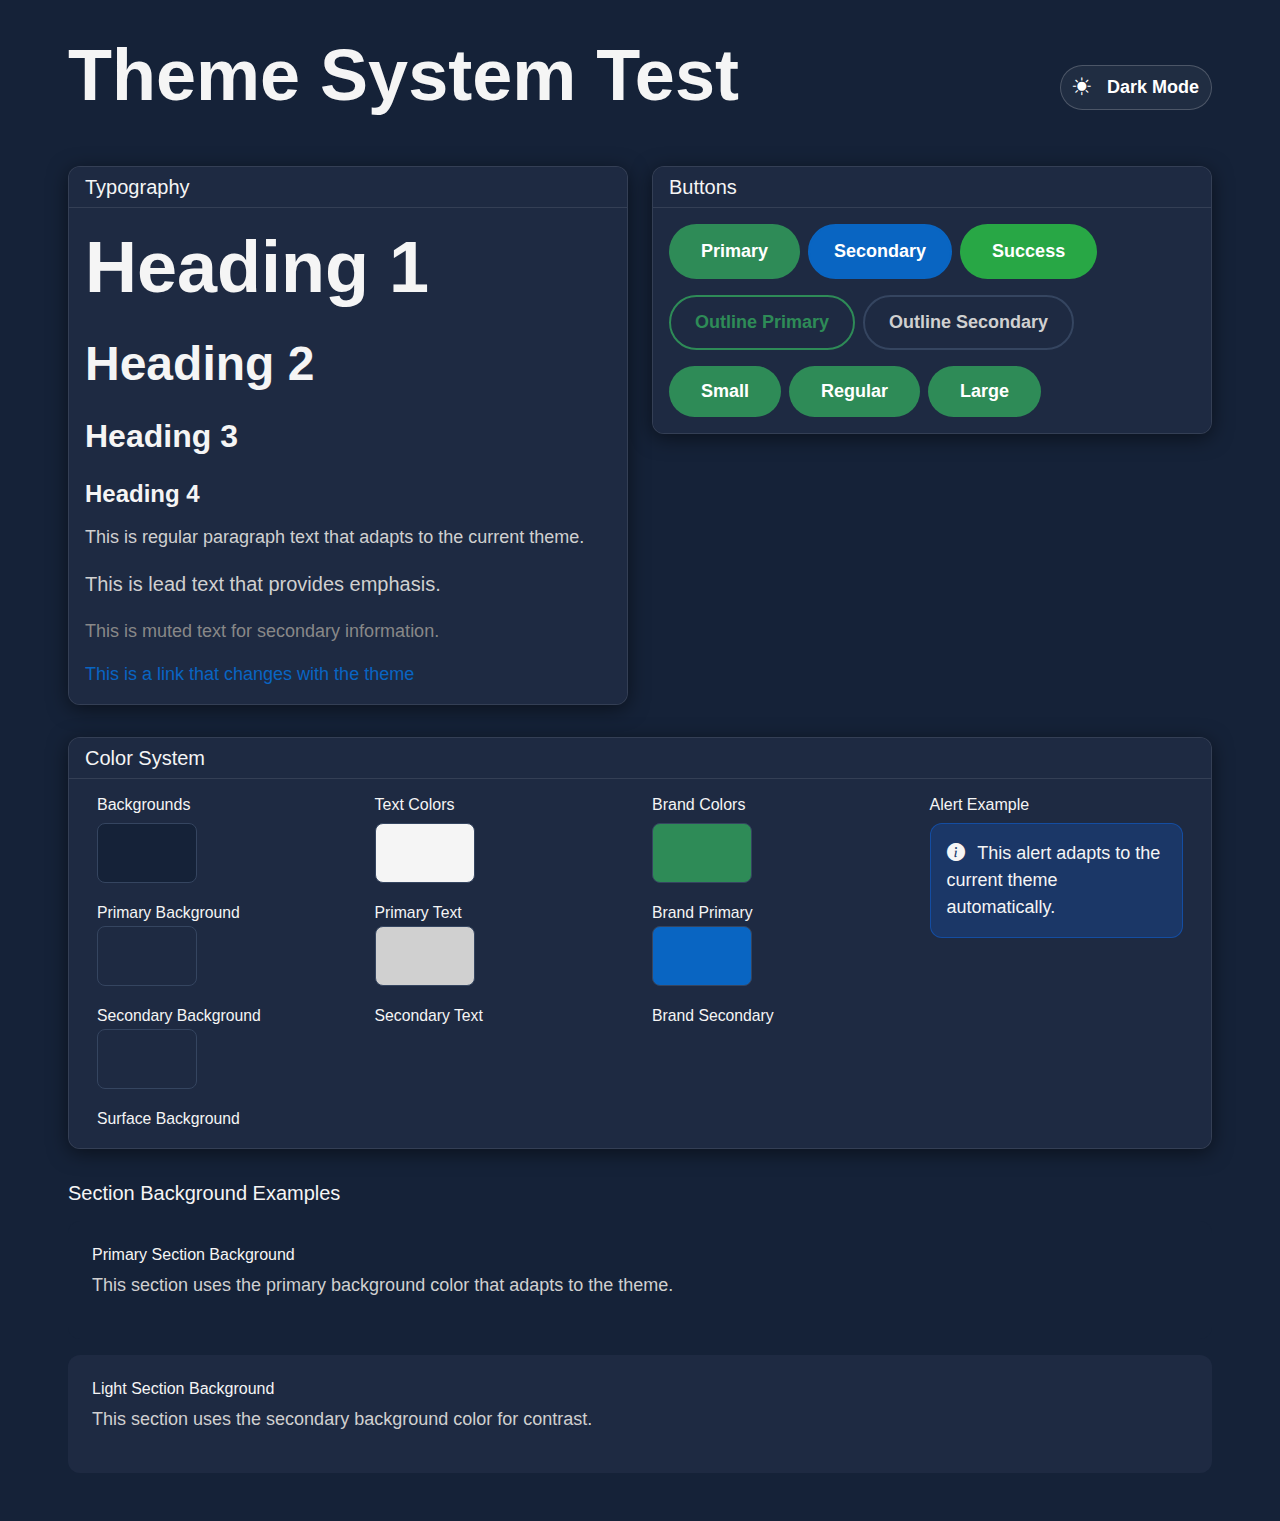
<file: theme-test.html>
<!DOCTYPE html>
<html lang="en">
<head>
    <meta charset="UTF-8">
    <meta name="viewport" content="width=device-width, initial-scale=1.0">
    <title>Theme Test - Gjenge Earth Foundation</title>
    
    <!-- Bootstrap CSS -->
    <link href="https://cdn.jsdelivr.net/npm/bootstrap@5.3.0/dist/css/bootstrap.min.css" rel="stylesheet">
    <link href="https://cdn.jsdelivr.net/npm/bootstrap-icons@1.10.5/font/bootstrap-icons.css" rel="stylesheet">
    
    <!-- Our Styles -->
    <link rel="stylesheet" href="styles/main.css">
    
    <script>
        // Theme initialization
        (function() {
            const savedTheme = localStorage.getItem('theme') || 'dark';
            document.documentElement.setAttribute('data-bs-theme', savedTheme);
        })();
    </script>
    
    <style>
        body {
            min-height: 100vh;
            padding: 2rem 0;
        }
        
        .theme-demo-card {
            margin-bottom: 2rem;
        }
        
        .color-swatch {
            width: 100px;
            height: 60px;
            border-radius: var(--border-radius-sm);
            border: 1px solid var(--border-color);
            margin-bottom: 1rem;
        }
        
        .bg-primary-demo { background-color: var(--bg-primary); }
        .bg-secondary-demo { background-color: var(--bg-secondary); }
        .bg-surface-demo { background-color: var(--bg-surface); }
        .text-primary-demo { background-color: var(--text-primary); }
        .text-secondary-demo { background-color: var(--text-secondary); }
        .brand-primary-demo { background-color: var(--brand-primary); }
        .brand-secondary-demo { background-color: var(--brand-secondary); }
    </style>
</head>
<body>
    <div class="container">
        <div class="row">
            <div class="col-12">
                <div class="d-flex justify-content-between align-items-center mb-4">
                    <h1>Theme System Test</h1>
                    <button class="btn btn-outline-secondary" id="themeToggle" title="Toggle theme">
                        <i class="bi bi-sun-fill" id="themeIcon"></i>
                        <span class="ms-2" id="themeText">Dark Mode</span>
                    </button>
                </div>
            </div>
        </div>
        
        <div class="row">
            <!-- Typography Section -->
            <div class="col-md-6">
                <div class="card theme-demo-card">
                    <div class="card-header">
                        <h5 class="mb-0">Typography</h5>
                    </div>
                    <div class="card-body">
                        <h1>Heading 1</h1>
                        <h2>Heading 2</h2>
                        <h3>Heading 3</h3>
                        <h4>Heading 4</h4>
                        <p>This is regular paragraph text that adapts to the current theme.</p>
                        <p class="lead">This is lead text that provides emphasis.</p>
                        <p class="text-muted">This is muted text for secondary information.</p>
                        <a href="#">This is a link that changes with the theme</a>
                    </div>
                </div>
            </div>
            
            <!-- Buttons Section -->
            <div class="col-md-6">
                <div class="card theme-demo-card">
                    <div class="card-header">
                        <h5 class="mb-0">Buttons</h5>
                    </div>
                    <div class="card-body">
                        <div class="d-flex flex-wrap gap-2 mb-3">
                            <button class="btn btn-primary">Primary</button>
                            <button class="btn btn-secondary">Secondary</button>
                            <button class="btn btn-success">Success</button>
                        </div>
                        <div class="d-flex flex-wrap gap-2 mb-3">
                            <button class="btn btn-outline-primary">Outline Primary</button>
                            <button class="btn btn-outline-secondary">Outline Secondary</button>
                        </div>
                        <div class="d-flex flex-wrap gap-2">
                            <button class="btn btn-primary btn-sm">Small</button>
                            <button class="btn btn-primary">Regular</button>
                            <button class="btn btn-primary btn-lg">Large</button>
                        </div>
                    </div>
                </div>
            </div>
        </div>
        
        <div class="row">
            <!-- Color Swatches -->
            <div class="col-12">
                <div class="card theme-demo-card">
                    <div class="card-header">
                        <h5 class="mb-0">Color System</h5>
                    </div>
                    <div class="card-body">
                        <div class="row">
                            <div class="col-md-3">
                                <h6>Backgrounds</h6>
                                <div class="color-swatch bg-primary-demo"></div>
                                <small>Primary Background</small>
                                
                                <div class="color-swatch bg-secondary-demo"></div>
                                <small>Secondary Background</small>
                                
                                <div class="color-swatch bg-surface-demo"></div>
                                <small>Surface Background</small>
                            </div>
                            <div class="col-md-3">
                                <h6>Text Colors</h6>
                                <div class="color-swatch text-primary-demo"></div>
                                <small>Primary Text</small>
                                
                                <div class="color-swatch text-secondary-demo"></div>
                                <small>Secondary Text</small>
                            </div>
                            <div class="col-md-3">
                                <h6>Brand Colors</h6>
                                <div class="color-swatch brand-primary-demo"></div>
                                <small>Brand Primary</small>
                                
                                <div class="color-swatch brand-secondary-demo"></div>
                                <small>Brand Secondary</small>
                            </div>
                            <div class="col-md-3">
                                <h6>Alert Example</h6>
                                <div class="alert alert-info">
                                    <i class="bi bi-info-circle-fill me-2"></i>
                                    This alert adapts to the current theme automatically.
                                </div>
                            </div>
                        </div>
                    </div>
                </div>
            </div>
        </div>
        
        <div class="row">
            <!-- Different Section Backgrounds -->
            <div class="col-12">
                <h5 class="mb-3">Section Background Examples</h5>
                
                <div class="section-primary p-4 mb-3" style="border-radius: var(--border-radius);">
                    <h6>Primary Section Background</h6>
                    <p>This section uses the primary background color that adapts to the theme.</p>
                </div>
                
                <div class="section-light p-4 mb-3" style="border-radius: var(--border-radius);">
                    <h6>Light Section Background</h6>
                    <p>This section uses the secondary background color for contrast.</p>
                </div>
            </div>
        </div>
    </div>

    <!-- Bootstrap JS -->
    <script src="https://cdn.jsdelivr.net/npm/bootstrap@5.3.0/dist/js/bootstrap.bundle.min.js"></script>
    
    <script>
        // Theme toggle functionality
        document.addEventListener('DOMContentLoaded', function() {
            const themeToggle = document.getElementById('themeToggle');
            const themeIcon = document.getElementById('themeIcon');
            const themeText = document.getElementById('themeText');
            
            // Check for saved theme or default to dark
            const savedTheme = localStorage.getItem('theme') || 'dark';
            setTheme(savedTheme);
            
            themeToggle.addEventListener('click', function() {
                const currentTheme = document.documentElement.getAttribute('data-bs-theme');
                const newTheme = currentTheme === 'dark' ? 'light' : 'dark';
                setTheme(newTheme);
                localStorage.setItem('theme', newTheme);
            });

            function setTheme(theme) {
                document.documentElement.setAttribute('data-bs-theme', theme);
                
                // Update theme icon and text
                if (theme === 'light') {
                    themeIcon.className = 'bi bi-moon-fill';
                    themeText.textContent = 'Light Mode';
                } else {
                    themeIcon.className = 'bi bi-sun-fill';
                    themeText.textContent = 'Dark Mode';
                }
            }
        });
    </script>
</body>
</html>
</file>
<file: styles/main.css>
/* 1. CSS Reset & Base */
* {
    margin: 0;
    padding: 0;
    box-sizing: border-box;
}

html, body {
    width: 100%;
    max-width: 100vw;
    overflow-x: hidden;
}

/* 2. Global CSS Variables - Theme System */
:root {
    /* Brand Colors - Theme Independent */
    --brand-primary: #2E8B57;
    --brand-secondary: #0965c2;
    --brand-accent: #20c997;
    --brand-warning: #ffc107;
    --brand-danger: #dc3545;
    --brand-success: #28a745;
    --brand-info: #17a2b8;
    
    /* Layout & Spacing */
    --container-width: 1200px;
    --container-padding: 1rem;
    --border-radius: 12px;
    --border-radius-sm: 8px;
    --border-radius-lg: 16px;
    --nav-height: 70px;
    --nav-padding: 1.5rem;
    --section-padding: 5rem 0;
    --section-padding-sm: 3rem 0;
    
    /* Effects & Animations */
    --transition-speed: 0.3s ease;
    --transition-fast: 0.15s ease;
    --transition-slow: 0.5s ease;
    --transition-bounce: 0.3s cubic-bezier(0.175, 0.885, 0.32, 1.275);
    --blur-amount: 10px;
    
    /* Typography */
    --font-base: 'Poppins', sans-serif;
    --font-weight-normal: 400;
    --font-weight-medium: 500;
    --font-weight-semibold: 600;
    --font-weight-bold: 700;
    --h1-size: clamp(2.5rem, 6vw, 4.5rem);
    --h2-size: clamp(2rem, 4vw, 3rem);
    --h3-size: clamp(1.5rem, 3vw, 2rem);
    --h4-size: clamp(1.25rem, 2.5vw, 1.5rem);
    --text-base: clamp(1rem, 2vw, 1.125rem);
    --text-sm: 0.875rem;
    --text-xs: 0.75rem;
    --line-height-tight: 1.2;
    --line-height-normal: 1.5;
    --line-height-relaxed: 1.75;
    
    /* Z-Index Scale */
    --z-dropdown: 1000;
    --z-sticky: 1020;
    --z-fixed: 1030;
    --z-modal-backdrop: 1040;
    --z-modal: 1050;
    --z-popover: 1060;
    --z-tooltip: 1070;
    --z-toast: 1080;
}

/* Light Theme Variables */
[data-bs-theme="light"] {
    /* Backgrounds */
    --bg-primary: #ffffff;
    --bg-secondary: #f8fafc;
    --bg-tertiary: #f1f5f9;
    --bg-surface: #ffffff;
    --bg-overlay: rgba(255, 255, 255, 0.95);
    --bg-glass: rgba(255, 255, 255, 0.1);
    --bg-muted: #f8fafc;
    
    /* Text Colors */
    --text-primary: #1e293b;
    --text-secondary: #64748b;
    --text-muted: #94a3b8;
    --text-inverse: #ffffff;
    --text-on-primary: #ffffff;
    --text-on-surface: #1e293b;
    
    /* Navigation */
    --nav-bg: rgba(255, 255, 255, 0.85);
    --nav-text: #1e293b;
    --nav-text-hover: var(--brand-primary);
    --nav-border: rgba(0, 0, 0, 0.08);
    
    /* Cards & Components */
    --card-bg: #ffffff;
    --card-border: rgba(0, 0, 0, 0.08);
    --card-shadow: 0 4px 20px rgba(0, 0, 0, 0.08);
    --card-hover-shadow: 0 8px 30px rgba(0, 0, 0, 0.12);
    
    /* Buttons */
    --btn-primary-bg: var(--brand-primary);
    --btn-primary-hover: #1e5631;
    --btn-secondary-bg: var(--brand-secondary);
    --btn-secondary-hover: #0753a1;
    
    /* Borders */
    --border-color: #e2e8f0;
    --border-color-light: #f1f5f9;
    --border-color-dark: #cbd5e1;
    
    /* Interactive States */
    --hover-overlay: rgba(0, 0, 0, 0.04);
    --active-overlay: rgba(0, 0, 0, 0.08);
    --focus-color: var(--brand-secondary);
    --selection-bg: rgba(13, 110, 253, 0.15);
}

/* Dark Theme Variables */
[data-bs-theme="dark"] {
    /* Backgrounds */
    --bg-primary: #152238;
    --bg-secondary: #1e2a42;
    --bg-tertiary: #283650;
    --bg-surface: #1e2a42;
    --bg-overlay: rgba(21, 34, 56, 0.95);
    --bg-glass: rgba(255, 255, 255, 0.05);
    --bg-muted: #152238;
    
    /* Text Colors */
    --text-primary: #f5f5f5;
    --text-secondary: #d0d0d0;
    --text-muted: #888888;
    --text-inverse: #111111;
    --text-on-primary: #ffffff;
    --text-on-surface: #f5f5f5;
      /* Navigation */
    --nav-bg: rgba(21, 34, 56, 0.95);
    --nav-text: #e2e8f0;
    --nav-text-hover: var(--brand-accent);
    --nav-border: rgba(255, 255, 255, 0.1);
    
    /* Cards & Components */
    --card-bg: var(--bg-surface);
    --card-border: rgba(255, 255, 255, 0.1);
    --card-shadow: 0 4px 20px rgba(0, 0, 0, 0.5);
    --card-hover-shadow: 0 8px 30px rgba(0, 0, 0, 0.7);
    
    /* Buttons */
    --btn-primary-bg: var(--brand-primary);
    --btn-primary-hover: #3fa76a;
    --btn-secondary-bg: var(--brand-secondary);
    --btn-secondary-hover: #2e86d6;
      /* Borders */
    --border-color: #354560;
    --border-color-light: #283650;
    --border-color-dark: #4a5d7a;
    
    /* Interactive States */
    --hover-overlay: rgba(255, 255, 255, 0.08);
    --active-overlay: rgba(255, 255, 255, 0.12);
    --focus-color: var(--brand-accent);
    --selection-bg: rgba(32, 201, 151, 0.25);
}

/* 3. Global Styles */
body {
    font-family: var(--font-base);
    font-size: var(--text-base);
    line-height: var(--line-height-normal);
    color: var(--text-primary);
    background-color: var(--bg-primary);
    min-height: 100vh;
    position: relative;
    width: 100%;
    transition: background-color var(--transition-speed), color var(--transition-speed);
    margin: 0;
    padding: 0;
    overflow-x: hidden;
}

/* Clean minimalist spacing */
.section-primary {
    background-color: var(--bg-primary);
    padding: 4rem 0;
}

.section-light {
    background-color: var(--bg-secondary);
    padding: 4rem 0;
}

/* Cleaner spacing for sections */
section {
    padding: 3rem 0;
}

@media (min-width: 768px) {
    section {
        padding: 4rem 0;
    }
    
    .section-primary, .section-light {
        padding: 5rem 0;
    }
}

/* Selection styles */
::selection {
    background-color: var(--selection-bg);
    color: var(--text-primary);
}

/* Scrollbar styles */
::-webkit-scrollbar {
    width: 8px;
}

::-webkit-scrollbar-track {
    background: var(--bg-secondary);
}

::-webkit-scrollbar-thumb {
    background: var(--text-muted);
    border-radius: var(--border-radius-sm);
}

::-webkit-scrollbar-thumb:hover {
    background: var(--text-secondary);
}

/* 4. Layout & Containers */
.container {
    width: 100%;
    max-width: var(--container-width);
    margin: 0 auto;
    padding: 0 var(--container-padding);
}

/* 5. Typography */
h1, .h1 {
    font-size: var(--h1-size);
    line-height: var(--line-height-tight);
    font-weight: var(--font-weight-bold);
    color: var(--text-primary);
    margin-bottom: 1.5rem;
}

h2, .h2 {
    font-size: var(--h2-size);
    line-height: var(--line-height-tight);
    font-weight: var(--font-weight-bold);
    color: var(--text-primary);
    margin-bottom: 1.25rem;
}

h3, .h3 {
    font-size: var(--h3-size);
    line-height: var(--line-height-normal);
    font-weight: var(--font-weight-semibold);
    color: var(--text-primary);
    margin-bottom: 1rem;
}

h4, .h4 {
    font-size: var(--h4-size);
    line-height: var(--line-height-normal);
    font-weight: var(--font-weight-semibold);
    color: var(--text-primary);
    margin-bottom: 0.75rem;
}

p {
    color: var(--text-secondary);
    margin-bottom: 1rem;
}

.text-muted {
    color: var(--text-muted) !important;
}

.lead {
    font-size: 1.25rem;
    font-weight: var(--font-weight-normal);
    color: var(--text-secondary);
    line-height: var(--line-height-relaxed);
}

a {
    color: var(--brand-secondary);
    text-decoration: none;
    transition: color var(--transition-fast);
}

a:hover {
    color: var(--brand-primary);
}

/* 6. Common Card Styles */
.card {
    background-color: var(--card-bg);
    border: 1px solid var(--card-border);
    border-radius: var(--border-radius);
    box-shadow: var(--card-shadow);
    transition: transform var(--transition-speed),
                box-shadow var(--transition-speed),
                background-color var(--transition-speed);
    overflow: hidden;
    color: var(--text-on-surface);
}

.card:hover {
    transform: translateY(-5px);
    box-shadow: var(--card-hover-shadow);
}

.card-header {
    background-color: var(--bg-secondary);
    border-bottom: 1px solid var(--card-border);
    color: var(--text-primary);
}

.card-body {
    background-color: var(--card-bg);
    color: var(--text-on-surface);
}

.card-footer {
    background-color: var(--bg-secondary);
    border-top: 1px solid var(--card-border);
    color: var(--text-secondary);
}

/* Apply card styles to all component cards */
.feature-card,
.metric-card,
.team-member,
.project-card,
.story-card,
.mission-card,
.vision-card,
.material-card,
.partner-card,
.info-card,
.contact-form,
.timeline-content {
    background-color: var(--card-bg);
    border: 1px solid var(--card-border);
    border-radius: var(--border-radius);
    box-shadow: var(--card-shadow);
    transition: transform var(--transition-speed),
                box-shadow var(--transition-speed),
                background-color var(--transition-speed);
    color: var(--text-on-surface);
}

/* Card hover effects */
.feature-card:hover,
.metric-card:hover,
.team-member:hover,
.project-card:hover,
.story-card:hover,
.mission-card:hover,
.vision-card:hover,
.material-card:hover,
.partner-card:hover,
.timeline-content:hover,
.info-card:hover {
    transform: translateY(-5px);
    box-shadow: var(--card-hover-shadow);
}

/* 8. Button Styles */
.btn {
    border-radius: 50px;
    padding: 0.75rem 1.5rem;
    font-weight: var(--font-weight-semibold);
    font-size: var(--text-base);
    transition: all var(--transition-speed);
    border: 2px solid transparent;
    text-decoration: none;
    display: inline-block;
    text-align: center;
    cursor: pointer;
}

.btn-primary {
    background-color: var(--btn-primary-bg);
    color: var(--text-on-primary);
    border-color: var(--btn-primary-bg);
}

.btn-primary:hover,
.btn-primary:focus {
    background-color: var(--btn-primary-hover);
    border-color: var(--btn-primary-hover);
    color: var(--text-on-primary);
    transform: translateY(-2px);
    box-shadow: 0 8px 25px rgba(13, 110, 253, 0.3);
}

.btn-secondary {
    background-color: var(--btn-secondary-bg);
    color: var(--text-on-primary);
    border-color: var(--btn-secondary-bg);
}

.btn-secondary:hover,
.btn-secondary:focus {
    background-color: var(--btn-secondary-hover);
    border-color: var(--btn-secondary-hover);
    color: var(--text-on-primary);
    transform: translateY(-2px);
}

.btn-success {
    background-color: var(--brand-success);
    color: var(--text-on-primary);
    border-color: var(--brand-success);
}

.btn-success:hover,
.btn-success:focus {
    background-color: #1e7e34;
    border-color: #1e7e34;
    color: var(--text-on-primary);
    transform: translateY(-2px);
}

.btn-outline-primary {
    background-color: transparent;
    color: var(--brand-primary);
    border-color: var(--brand-primary);
}

.btn-outline-primary:hover,
.btn-outline-primary:focus {
    background-color: var(--brand-primary);
    color: var(--text-on-primary);
    border-color: var(--brand-primary);
    transform: translateY(-2px);
}

.btn-outline-secondary {
    background-color: transparent;
    color: var(--text-secondary);
    border-color: var(--border-color);
}

.btn-outline-secondary:hover,
.btn-outline-secondary:focus {
    background-color: var(--hover-overlay);
    color: var(--text-primary);
    border-color: var(--text-secondary);
}

.btn-outline-light {
    background-color: transparent;
    color: var(--text-inverse);
    border-color: var(--text-inverse);
}

.btn-outline-light:hover,
.btn-outline-light:focus {
    background-color: var(--text-inverse);
    color: var(--text-primary);
    border-color: var(--text-inverse);
    transform: translateY(-2px);
}

/* 8. Enhanced Navigation Styles (Bootstrap Integration) */
.navbar-brand {
    font-size: 1.1rem;
    font-weight: var(--font-weight-bold);
}

.nav-link.active {
    font-weight: var(--font-weight-semibold);
}

/* Base navbar styling with backdrop filter */
.navbar {
    backdrop-filter: blur(var(--blur-amount));
    transition: all var(--transition-speed);
    padding: 0.5rem 0;
    font-size: 0.875rem; /* Smaller font size for nav links */
}

/* Navigation link styling for minimalist design */
.navbar-nav .nav-link {
    font-size: 0.875rem;
    font-weight: var(--font-weight-normal);
    padding: 0.5rem 0.75rem;
    margin: 0 0.25rem;
    border-radius: 6px;
    transition: all var(--transition-speed);
}

.navbar-nav .nav-link:hover {
    background-color: var(--hover-overlay);
    transform: translateY(-1px);
}

.navbar-nav .nav-link.active {
    background-color: var(--brand-primary);
    color: white !important;
}

/* Theme toggle button styling for both themes */
#themeToggle {
    border-radius: 50px;
    padding: 0.5rem 0.75rem;
    transition: all var(--transition-speed);
    display: flex;
    align-items: center;
    gap: 0.5rem;
    border: 1px solid var(--border-color);
    background: var(--bg-surface);
    color: var(--text-primary);
}

#themeToggle:hover {
    background: var(--hover-overlay);
    transform: translateY(-1px);
    box-shadow: 0 4px 12px rgba(0, 0, 0, 0.1);
}

#themeToggle i {
    transition: transform 0.15s ease;
}

[data-bs-theme="dark"] #themeToggle {
    border: 1px solid rgba(255, 255, 255, 0.2);
    background: rgba(255, 255, 255, 0.05);
    color: white;
}

[data-bs-theme="dark"] #themeToggle:hover {
    background: rgba(255, 255, 255, 0.1);
    border-color: rgba(255, 255, 255, 0.3);
}

[data-bs-theme="light"] #themeToggle {
    border: 1px solid rgba(0, 0, 0, 0.1);
    background: rgba(255, 255, 255, 0.9);
    color: #000;
}

[data-bs-theme="light"] #themeToggle:hover {
    background: rgba(0, 0, 0, 0.05);
    border-color: rgba(0, 0, 0, 0.2);
}

/* Navbar toggler customization */
[data-bs-theme="light"] .navbar-toggler {
    border-color: rgba(0, 0, 0, 0.1);
}

[data-bs-theme="light"] .navbar-toggler-icon {
    background-image: url("data:image/svg+xml,%3csvg xmlns='http://www.w3.org/2000/svg' viewBox='0 0 30 30'%3e%3cpath stroke='rgba%2833, 37, 41, 0.75%29' stroke-linecap='round' stroke-miterlimit='10' stroke-width='2' d='M4 7h22M4 15h22M4 23h22'/%3e%3c/svg%3e");
}

[data-bs-theme="dark"] .navbar-toggler {
    border-color: rgba(255, 255, 255, 0.3);
}

/* Hover transition for all nav links */
.navbar-nav .nav-link {
    transition: color var(--transition-fast);
}

/* 9. Navigation Styles */
/* Mobile-First Navigation */
.main-nav {
    position: fixed;
    top: 0;
    left: 0;
    width: 100%;
    height: var(--nav-height);
    background-color: var(--nav-bg);
    backdrop-filter: blur(var(--blur-amount));
    z-index: var(--z-fixed);
    border-bottom: 1px solid var(--nav-border);
    transition: background-color var(--transition-speed);
}

.navbar {
    background-color: var(--nav-bg);
    backdrop-filter: blur(var(--blur-amount));
    border-bottom: 1px solid var(--nav-border);
    transition: background-color var(--transition-speed);
}

.navbar-brand {
    color: var(--nav-text) !important;
    font-weight: var(--font-weight-bold);
    transition: color var(--transition-fast);
}

.navbar-nav .nav-link {
    color: var(--nav-text) !important;
    font-weight: var(--font-weight-medium);
    transition: color var(--transition-fast);
}

.navbar-nav .nav-link:hover,
.navbar-nav .nav-link:focus {
    color: var(--nav-text-hover) !important;
}

.navbar-nav .nav-link.active {
    color: var(--nav-text-hover) !important;
    font-weight: var(--font-weight-semibold);
}

.navbar-toggler {
    border-color: var(--nav-border);
    transition: border-color var(--transition-fast);
}

.navbar-toggler:focus {
    box-shadow: 0 0 0 0.25rem var(--focus-color);
}

.nav-container {
    height: 100%;
    display: flex;
    justify-content: space-between;
    align-items: center;
    padding: 0 var(--nav-padding);
    max-width: 1400px;
    margin: 0 auto;
}

/* Logo */
.logo-link {
    display: flex;
    align-items: center;
    gap: 0.75rem;
    text-decoration: none;
    color: var(--text-lighter);
    height: 100%;
    padding: 0.5rem 0;
}

/* .logo-link img {
    width: 80px;
    height: 80px;
    border-radius: 10%;
    transition: transform 0.3s ease;
} */

.logo-link span {
    font-size: 1.25rem;
    font-weight: 600;
}

/* Navigation Links */
.nav-wrapper {
    display: flex;
    align-items: center;
}

.nav-links {
    display: flex;
    align-items: center;
    list-style: none;
    margin: 0;
    padding: 0;
    gap: 2rem;
}

.nav-links a,
.nav-link {
    position: relative;
    color: var(--text-lighter);
    text-decoration: none;
    padding: 0.5rem 0;
    transition: color var(--transition-speed);
}

/* Underline Animation */
.nav-links a::after,
.nav-link::after {
    content: '';
    position: absolute;
    left: 0;
    bottom: 0;
    width: 100%;
    height: 2px;
    background-color: var(--accent-blue);
    transform: scaleX(0);
    transform-origin: right;
    transition: transform var(--transition-speed);
}

.nav-links a:hover::after,
.nav-links a.active::after,
.nav-link:hover::after,
.nav-link.active::after {
    transform: scaleX(1);
    transform-origin: left;
}

.nav-links a:hover,
.nav-links a.active,
.nav-link:hover,
.nav-link.active {
    color: var(--accent-blue);
}

/* Hamburger Menu */
.hamburger-menu {
    display: flex;
    flex-direction: column;
    justify-content: space-between;
    width: 30px;
    height: 20px;
    background: transparent;
    border: none;
    cursor: pointer;
    padding: 0;
    z-index: 100;
}

.line {
    width: 100%;
    height: 2px;
    background: var(--text-lighter);
    transition: transform var(--transition-speed), 
                opacity var(--transition-speed);
}

.hamburger-menu.active .line-1 {
    transform: translateY(9px) rotate(45deg);
}

.hamburger-menu.active .line-2 {
    opacity: 0;
}

.hamburger-menu.active .line-3 {
    transform: translateY(-9px) rotate(-45deg);
}

/* Mobile Navigation Wrapper */
.nav-wrapper {
    position: fixed;
    top: 0;
    left: 0;
    width: 100%;
    height: 100vh;
    background: var(--bg-primary);
    padding: calc(var(--nav-height) + 2rem) 2rem 2rem;
    transform: translateX(-100%);
    transition: transform 0.5s cubic-bezier(0.4, 0, 0.2, 1);
    overflow-y: auto;
    
}

.nav-wrapper.active {
    transform: translateX(0);
}

/* Mobile-First Navigation Base */
.nav-links {
    list-style: none;
    padding: 0;
    margin: 0;
    
    
}

/* Navigation Links Styling */
.nav-links a,
.nav-link {
    position: relative;
    display: block;
    color: var(--text-lighter);
    text-decoration: none;
    font-size: 2rem;
    font-weight: 600;
    padding: 1rem 0;
    transition: color 0.3s ease;
}

/* Underline Animation */
.nav-links a::after,
.nav-link::after {
    content: '';
    position: absolute;
    left: 0;
    bottom: 0;
    width: 100%;
    height: 2px;
    background-color: var(--accent-blue);
    transform: scaleX(0);
    transform-origin: right;
    transition: transform 0.3s ease;
}

/* Hover and Active States */
.nav-links a:hover::after,
.nav-links a.active::after,
.nav-link:hover::after,
.nav-link.active::after {
    transform: scaleX(1);
    transform-origin: left;
}

.nav-links a:hover,
.nav-links a.active,
.nav-link:hover,
.nav-link.active {
    color: var(--accent-blue);
}

/* Mobile Specific Styles */
@media (max-width: 768px) {
    .nav-links li {
        margin: 1rem 0;
        opacity: 0;
        transform: translateX(-20px);
        transition: all 0.3s ease;
        transition-delay: calc(0.1s * var(--item-index));
    }

    .nav-wrapper.active .nav-links li {
        opacity: 1;
        transform: translateX(0);
    }
}

/* Mobile Navigation Links */
.nav-links {
    list-style: none;
    padding: 0;
    margin: 0;
}

.nav-links li {
    margin: 1rem 0;
    opacity: 0;
    transform: translateX(-20px);
    transition: opacity 0.3s ease, transform 0.3s ease;
}

.nav-wrapper.active .nav-links li {
    opacity: 1;
    transform: translateX(0);
    transition-delay: calc(0.1s * var(--item-index));
}

.nav-links a {
    display: block;
    padding: 1rem 0;
    
    text-decoration: none;
    font-size: 2rem;
    font-weight: 600;
    transition: color 0.3s ease;
    position: relative;
}

.nav-links a::before {
    content: attr(data-text);
    position: absolute;
    top: 0;
    left: 0;
    color: var(--accent-blue);
    clip-path: inset(0 100% 0 0);
    transition: clip-path 0.4s ease;
}

.nav-links a:hover::before,
.nav-links a.active::before {
    clip-path: inset(0 0 0 0);
}

/* Mobile CTA Button */
.nav-cta {
    margin-top: 2rem;
}

.nav-button {
    display: inline-block;
    padding: 0.75rem 1.5rem;
    border: 2px solid var(--accent-blue);
    border-radius: 50px;
    color: var(--accent-blue);
    text-decoration: none;
    font-weight: 600;
    transition: all 0.3s ease;
    background-color: transparent;
}

.nav-button:hover {
    background-color: var(--accent-blue);
    color: var(--text-lighter);
}

/* Responsive nav button for mobile */
@media (max-width: 768px) {
    .nav-button {
        width: 80%;
        text-align: center;
        padding: 1rem;
    }
}

/* Logo Styles */
.logo {
    display: flex;
    align-items: center;
    text-decoration: none;
    color: var(--text-lighter);
    padding: 0.5rem 0;
}

.logo img {
    width: 60px;
    height: 60px;
    border-radius: 10%;
    margin-right: 0.5rem;
    transition: transform 0.3s ease;
}

.logo:hover img {
    transform: scale(1.1);
}

/* 10. Hero Sections */
.hero-base {
    min-height: 60vh;
    position: relative;
    display: flex;
    align-items: center;
    justify-content: center;
    text-align: center;
    padding: calc(var(--nav-height) + 2rem) var(--container-padding) 2rem;
    background-position: center;
    background-size: cover;
}

.hero {
    min-height: 100vh;
    padding: 2rem 0;
    background: linear-gradient(rgba(0,0,0,0.7), rgba(0,0,0,0.7)),
                url('../images/Dumpsite/20250501_165621.jpg') center/cover;
    color: var(--text-inverse);
    position: relative;
}

.hero-bottletops {
    background: linear-gradient(rgba(0,0,0,0.6), rgba(0,0,0,0.6)), 
                url('../images/Dumpsite/20250501_165621.jpg') center/cover no-repeat !important;
    min-height: 100vh;
    display: flex;
    align-items: center;
}

.hero-title {
    font-size: var(--h1-size);
    line-height: var(--line-height-tight);
    font-weight: var(--font-weight-bold);
    color: var(--text-inverse);
    margin-top: 10%;
}

.hero-description {
    max-width: 700px;
    margin: 0 auto;
    font-size: clamp(1rem, 2.5vw, 1.3rem);
    color: var(--text-inverse);
    opacity: 0.9;
}

/* Section backgrounds with theme support */
.section-light {
    background-color: var(--bg-secondary);
    color: var(--text-primary);
}

.section-primary {
    background-color: var(--bg-primary);
    color: var(--text-primary);
}

/* Problem and solution sections */
.problem-description,
.solution-description {
    font-size: clamp(1rem, 2vw, 1.25rem);
    line-height: var(--line-height-relaxed);
    color: var(--text-secondary);
}

.solution-description {
    max-width: 800px;
    margin: 0 auto;
}

.approach-description {
    font-size: clamp(0.95rem, 2vw, 1.2rem);
    color: var(--text-secondary);
}

.cta-description {
    max-width: 700px;
    margin: 0 auto;
    font-size: clamp(1rem, 2vw, 1.2rem);
    color: var(--text-secondary);
}

/* Enhanced theme-aware buttons */
.btn-primary {
    background: var(--btn-primary-bg);
    border: none;
    color: var(--text-on-primary);
    transition: all var(--transition-speed);
    border-radius: 50px;
    padding: 0.75rem 2rem;
    font-weight: var(--font-weight-semibold);
}

.btn-primary:hover {
    background: var(--btn-primary-hover);
    transform: translateY(-2px);
    box-shadow: 0 8px 25px rgba(13, 110, 253, 0.3);
    color: var(--text-on-primary);
}

.btn-success {
    background: var(--brand-success);
    border: none;
    color: var(--text-on-primary);
    transition: all var(--transition-speed);
    border-radius: 50px;
    padding: 0.75rem 2rem;
    font-weight: var(--font-weight-semibold);
}

.btn-success:hover {
    background: #1e7e34;
    transform: translateY(-2px);
    color: var(--text-on-primary);
}

.btn-outline-light {
    border: 2px solid var(--text-inverse);
    color: var(--text-inverse);
    background: transparent;
    border-radius: 50px;
    padding: 0.75rem 2rem;
    font-weight: var(--font-weight-semibold);
    transition: all var(--transition-speed);
}

.btn-outline-light:hover {
    background: var(--text-inverse);
    color: var(--text-primary);
    transform: translateY(-2px);
}

/* Card theme support */
.card {
    background-color: var(--card-bg);
    border: 1px solid var(--card-border);
    color: var(--text-on-surface);
    transition: all var(--transition-speed);
    border-radius: var(--border-radius);
}

.card:hover {
    transform: translateY(-5px);
    box-shadow: var(--card-hover-shadow);
}

.card-body {
    color: var(--text-on-surface);
}

/* Impact numbers */
.display-5 {
    color: var(--brand-primary);
    font-weight: var(--font-weight-bold);
}

/* Lead text */
.lead {
    color: var(--text-secondary);
    font-size: 1.25rem;
    line-height: var(--line-height-relaxed);
}

/* Alert styling */
.alert-info {
    background-color: rgba(13, 110, 253, 0.1);
    border: 1px solid rgba(13, 110, 253, 0.3);
    color: var(--text-primary);
}

[data-bs-theme="dark"] .alert-info {
    background-color: rgba(13, 110, 253, 0.2);
    border: 1px solid rgba(13, 110, 253, 0.4);
    color: var(--text-primary);
}

/* Partners section */
.partners-section {
    background-color: var(--bg-secondary);
    color: var(--text-primary);
}

.partners-section img {
    transition: all var(--transition-speed);
    max-width: 100%;
    filter: grayscale(70%);
    opacity: 0.8;
}

.partners-section img:hover {
    filter: grayscale(0%);
    transform: scale(1.05);
    opacity: 1;
}

/* Partner logo utility classes */
.partner-logo {
    max-height: 80px;
    filter: grayscale(50%);
}

.partner-logo:hover {
    filter: grayscale(0%);
}

/* Image utility classes */
.img-cover-250 {
    object-fit: cover;
    height: 250px;
}

.img-cover-300 {
    object-fit: cover;
    height: 300px;
}

.img-avatar {
    width: 80px;
    height: 80px;
    object-fit: cover;
}

/* Additional image utility classes */
.img-100h {
    max-height: 100px;
}

.img-cover-200 {
    height: 200px;
    object-fit: cover;
}

.img-contain-200 {
    height: 200px;
    object-fit: contain;
}

/* Progress bar utilities */
.progress-thick {
    height: 20px;
}

/* Scroll indicator */
.scroll-indicator {
    font-size: 2rem;
    animation: bounce 2s infinite;
}

/* Bounce animation for scroll indicator */
@keyframes bounce {
    0%, 20%, 50%, 80%, 100% {
        transform: translateY(0);
    }
    40% {
        transform: translateY(-10px);
    }
    60% {
        transform: translateY(-5px);
    }
}

/* Mobile responsive adjustments for home page */
@media (max-width: 768px) {
    .hero-title {
        margin-top: 5%;
        font-size: clamp(2rem, 8vw, 3rem);
    }
    
    .hero-description {
        font-size: clamp(0.9rem, 4vw, 1.1rem);
        padding: 0 1rem;
    }
    
    .btn {
        padding: 0.6rem 1.5rem;
        font-size: 0.9rem;
    }
    
    .display-5 {
        font-size: 2rem;
    }
    
    .hero-actions {
        display: flex;
        flex-direction: column;
        align-items: center;
        gap: 0.5rem;
    }
    
    .hero-actions .btn {
        width: 100%;
        max-width: 280px;
        margin-bottom: 0.5rem !important;
        margin-right: 0 !important;
    }
    
    .display-5, .display-6 {
        font-size: clamp(1.5rem, 6vw, 2.5rem);
    }
    
    .carousel-inner .row {
        flex-wrap: wrap;
        justify-content: center;
    }
    
    .carousel-inner .col-auto {
        margin: 0.5rem;
    }
    
    .partners-section img {
        max-height: 60px !important;
    }
    
    .btn-lg {
        font-size: 0.9rem;
        padding: 0.5rem 1rem;
    }
    
    .card-body {
        padding: 1rem;
    }
    
    .display-5 {
        font-size: 1.5rem;
    }
    
    .display-6 {
        font-size: 1.3rem;
    }
    
    .lead {
        font-size: 1rem;
    }
    
    /* Ensure CTA cards stack properly */
    .cta-description {
        padding: 0 1rem;
    }
}

/* Smooth scroll */
html {
    scroll-behavior: smooth;
}

/* Text color utilities for theme support */
.text-muted {
    color: var(--text-muted) !important;
}

.text-primary-custom {
    color: var(--brand-primary) !important;
}

.text-primary {
    color: var(--brand-primary) !important;
}

/* Custom section styling */
.bg-light-custom {
    background-color: var(--bg-secondary) !important;
}

.bg-white-custom {
    background-color: var(--bg-primary) !important;
}

/* Alert theme support */
.alert {
    border-radius: var(--border-radius);
}

/* Prevent any element from causing horizontal overflow */
* {
    box-sizing: border-box;
}

.row {
    margin-left: 0;
    margin-right: 0;
}

.col, .col-* {
    padding-left: 0.75rem;
    padding-right: 0.75rem;
}

/* Overflow prevention */
body {
    font-family: var(--font-base);
    overflow-x: hidden;
    background-color: var(--bg-primary);
    color: var(--text-primary);
    transition: background-color var(--transition-speed), color var(--transition-speed);
}

/* ==== HOME PAGE SPECIFIC STYLES ==== */

/* Hero section styles */
.hero {
    min-height: 100vh;
    padding: 2rem 0;
    background: linear-gradient(rgba(0,0,0,0.7), rgba(0,0,0,0.7)),
                url('../images/MRF/MoreTrash.png') center/cover;
    color: var(--text-inverse);
    position: relative;
}

.hero-bottletops {
    background: linear-gradient(rgba(0,0,0,0.6), rgba(0,0,0,0.6)), 
                url('../images/MRF/bottletops.jpg') center/cover no-repeat !important;
    min-height: 100vh;
    display: flex;
    align-items: center;
}

.hero-title {
    font-size: var(--h1-size);
    line-height: var(--line-height-tight);
    font-weight: var(--font-weight-bold);
    color: var(--text-inverse);
    margin-top: 10%;
}

.hero-description {
    max-width: 700px;
    margin: 0 auto;
    font-size: clamp(1rem, 2.5vw, 1.3rem);
    color: var(--text-inverse);
    opacity: 0.9;
}

/* Section backgrounds with theme support */
.section-light {
    background-color: var(--bg-secondary);
    color: var(--text-primary);
}

.section-primary {
    background-color: var(--bg-primary);
    color: var(--text-primary);
}

/* Problem and solution sections */
.problem-description,
.solution-description {
    font-size: clamp(1rem, 2vw, 1.25rem);
    line-height: var(--line-height-relaxed);
    color: var(--text-secondary);
}

.solution-description {
    max-width: 800px;
    margin: 0 auto;
}

.approach-description {
    font-size: clamp(0.95rem, 2vw, 1.2rem);
    color: var(--text-secondary);
}

.cta-description {
    max-width: 700px;
    margin: 0 auto;
    font-size: clamp(1rem, 2vw, 1.2rem);
    color: var(--text-secondary);
}

/* Enhanced theme-aware buttons */
.btn-primary {
    background: var(--btn-primary-bg);
    border: none;
    color: var(--text-on-primary);
    transition: all var(--transition-speed);
    border-radius: 50px;
    padding: 0.75rem 2rem;
    font-weight: var(--font-weight-semibold);
}

.btn-primary:hover {
    background: var(--btn-primary-hover);
    transform: translateY(-2px);
    box-shadow: 0 8px 25px rgba(13, 110, 253, 0.3);
    color: var(--text-on-primary);
}

.btn-success {
    background: var(--brand-success);
    border: none;
    color: var(--text-on-primary);
    transition: all var(--transition-speed);
    border-radius: 50px;
    padding: 0.75rem 2rem;
    font-weight: var(--font-weight-semibold);
}

.btn-success:hover {
    background: #1e7e34;
    transform: translateY(-2px);
    color: var(--text-on-primary);
}

.btn-outline-light {
    border: 2px solid var(--text-inverse);
    color: var(--text-inverse);
    background: transparent;
    border-radius: 50px;
    padding: 0.75rem 2rem;
    font-weight: var(--font-weight-semibold);
    transition: all var(--transition-speed);
}

.btn-outline-light:hover {
    background: var(--text-inverse);
    color: var(--text-primary);
    transform: translateY(-2px);
}

/* Card theme support */
.card {
    background-color: var(--card-bg);
    border: 1px solid var(--card-border);
    color: var(--text-on-surface);
    transition: all var(--transition-speed);
    border-radius: var(--border-radius);
}

.card:hover {
    transform: translateY(-5px);
    box-shadow: var(--card-hover-shadow);
}

.card-body {
    color: var(--text-on-surface);
}

/* Impact numbers */
.display-5 {
    color: var(--brand-primary);
    font-weight: var(--font-weight-bold);
}

/* Lead text */
.lead {
    color: var(--text-secondary);
    font-size: 1.25rem;
    line-height: var(--line-height-relaxed);
}

/* Alert styling */
.alert-info {
    background-color: rgba(13, 110, 253, 0.1);
    border: 1px solid rgba(13, 110, 253, 0.3);
    color: var(--text-primary);
}

[data-bs-theme="dark"] .alert-info {
    background-color: rgba(13, 110, 253, 0.2);
    border: 1px solid rgba(13, 110, 253, 0.4);
    color: var(--text-primary);
}

/* Partners section */
.partners-section {
    background-color: var(--bg-secondary);
    color: var(--text-primary);
}

.partners-section img {
    transition: all var(--transition-speed);
    max-width: 100%;
    filter: grayscale(70%);
    opacity: 0.8;
}

.partners-section img:hover {
    filter: grayscale(0%);
    transform: scale(1.05);
    opacity: 1;
}

/* Partner logo utility classes */
.partner-logo {
    max-height: 80px;
    filter: grayscale(50%);
}

.partner-logo:hover {
    filter: grayscale(0%);
}

/* Image utility classes */
.img-cover-250 {
    object-fit: cover;
    height: 250px;
}

.img-cover-300 {
    object-fit: cover;
    height: 300px;
}

.img-avatar {
    width: 80px;
    height: 80px;
    object-fit: cover;
}

/* Additional image utility classes */
.img-100h {
    max-height: 100px;
}

.img-cover-200 {
    height: 200px;
    object-fit: cover;
}

.img-contain-200 {
    height: 200px;
    object-fit: contain;
}

/* Progress bar utilities */
.progress-thick {
    height: 20px;
}

/* Scroll indicator */
.scroll-indicator {
    font-size: 2rem;
    animation: bounce 2s infinite;
}

/* Bounce animation for scroll indicator */
@keyframes bounce {
    0%, 20%, 50%, 80%, 100% {
        transform: translateY(0);
    }
    40% {
        transform: translateY(-10px);
    }
    60% {
        transform: translateY(-5px);
    }
}

/* ==== HERO SECTION STYLES ==== */

/* Ensure all hero section text is always white for readability */
header.position-relative,
header.position-relative *,
section.hero,
section.hero * {
    color: #ffffff !important;
}

/* Override Bootstrap text classes in hero sections */
header.position-relative .text-primary,
header.position-relative .text-secondary,
header.position-relative .text-success,
header.position-relative .text-warning,
header.position-relative .text-info,
header.position-relative .text-danger,
header.position-relative .lead,
header.position-relative .display-1,
header.position-relative .display-2,
header.position-relative .display-3,
header.position-relative .display-4,
header.position-relative .display-5,
header.position-relative .display-6,
header.position-relative h1,
header.position-relative h2,
header.position-relative h3,
header.position-relative h4,
header.position-relative h5,
header.position-relative h6,
header.position-relative p,
header.position-relative span,
header.position-relative a,
section.hero .text-primary,
section.hero .text-secondary,
section.hero .text-success,
section.hero .text-warning,
section.hero .text-info,
section.hero .text-danger,
section.hero .lead,
section.hero .display-1,
section.hero .display-2,
section.hero .display-3,
section.hero .display-4,
section.hero .display-5,
section.hero .display-6,
section.hero h1,
section.hero h2,
section.hero h3,
section.hero h4,
section.hero h5,
section.hero h6,
section.hero p,
section.hero span,
section.hero a {
    color: #ffffff !important;
}

/* Exception for highlighted text that should keep primary color but readable */
header.position-relative .text-primary,
section.hero .text-primary {
    color: var(--brand-primary) !important;
    text-shadow: 0 2px 4px rgba(0, 0, 0, 0.3);
}

/* Scroll indicator styling */
header.position-relative .scroll-indicator,
section.hero .scroll-indicator {
    color: #ffffff !important;
    animation: bounce 2s infinite;
}

@keyframes bounce {
    0%, 20%, 50%, 80%, 100% {
        transform: translateY(0);
    }
    40% {
        transform: translateY(-10px);
    }
    60% {
        transform: translateY(-5px);
    }
}

/* Alert boxes in hero sections */
header.position-relative .alert,
section.hero .alert {
    background-color: rgba(255, 255, 255, 0.9) !important;
    color: #1e293b !important;
    border: none !important;
}

header.position-relative .alert *,
section.hero .alert * {
    color: #1e293b !important;
}

/* ==== ABOUT PAGE SPECIFIC STYLES ==== */

/* Hide about page specific mobile navigation button */
body[data-page="about"] .mobile-nav-btn,
body[data-page="about"] #mobileNavBtn {
    display: none !important;
}

/* Hide about page menu items */
body[data-page="about"] .menu-items,
body[data-page="about"] .menu-item {
    display: none !important;
}

/* Hide about page offcanvas menu */
body[data-page="about"] #aboutOffcanvas {
    display: none !important;
}

/* About page menu block positioning and styling */
body[data-page="about"] .about-menu-block {
    left: 2rem;
    bottom: 2rem;
    z-index: 10;
}

/* ==== TRANSFORMATION CARDS STYLES ==== */

/* Join the Transformation Cards */
.transformation-cards {
    display: grid;
    grid-template-columns: repeat(auto-fit, minmax(300px, 1fr));
    gap: 2rem;
    margin-top: 3rem;
}

.transformation-card {
    background-color: var(--card-bg);
    border: 1px solid var(--card-border);
    border-radius: var(--border-radius-lg);
    overflow: hidden;
    box-shadow: var(--card-shadow);
    transition: all var(--transition-speed);
    position: relative;
    height: 100%;
    display: flex;
    flex-direction: column;
}

.transformation-card:hover {
    transform: translateY(-8px);
    box-shadow: var(--card-hover-shadow);
}

.transformation-card::before {
    content: '';
    position: absolute;
    top: 0;
    left: 0;
    right: 0;
    height: 4px;
    background: linear-gradient(90deg, var(--brand-primary), var(--brand-accent));
    transform: scaleX(0);
    transform-origin: left;
    transition: transform var(--transition-speed);
}

.transformation-card:hover::before {
    transform: scaleX(1);
}

.card-image-wrapper {
    position: relative;
    height: 220px;
    overflow: hidden;
    background: var(--bg-secondary);
}

.card-image-wrapper img {
    width: 100%;
    height: 100%;
    object-fit: cover;
    transition: transform var(--transition-slow);
}

.transformation-card:hover .card-image-wrapper img {
    transform: scale(1.05);
}

.card-image-wrapper::after {
    content: '';
    position: absolute;
    top: 0;
    left: 0;
    right: 0;
    bottom: 0;
    background: linear-gradient(45deg, rgba(46, 139, 87, 0.2), rgba(32, 201, 151, 0.2));
    opacity: 0;
    transition: opacity var(--transition-speed);
}

.transformation-card:hover .card-image-wrapper::after {
    opacity: 1;
}

.card-content {
    padding: 2rem;
    flex-grow: 1;
    display: flex;
    flex-direction: column;
}

.card-content h4 {
    color: var(--text-primary);
    font-size: 1.4rem;
    font-weight: var(--font-weight-semibold);
    margin-bottom: 1rem;
    line-height: var(--line-height-tight);
}

.card-content p {
    color: var(--text-secondary);
    line-height: var(--line-height-relaxed);
    margin-bottom: 1.5rem;
    flex-grow: 1;
}

.card-actions {
    margin-top: auto;
    padding-top: 1rem;
}

.card-actions .btn {
    width: 100%;
    border-radius: 50px;
    padding: 0.75rem 1.5rem;
    font-weight: var(--font-weight-semibold);
    transition: all var(--transition-speed);
    position: relative;
    overflow: hidden;
}

.card-actions .btn::before {
    content: '';
    position: absolute;
    top: 0;
    left: -100%;
    width: 100%;
    height: 100%;
    background: linear-gradient(90deg, transparent, rgba(255, 255, 255, 0.2), transparent);
    transition: left 0.5s;
}

.card-actions .btn:hover::before {
    left: 100%;
}

.card-actions .btn-primary {
    background: linear-gradient(135deg, var(--brand-primary), #3fa76a);
    border: none;
    color: white;
}

.card-actions .btn-primary:hover {
    background: linear-gradient(135deg, #1e5631, var(--brand-primary));
    transform: translateY(-2px);
    box-shadow: 0 8px 25px rgba(46, 139, 87, 0.3);
}

.card-actions .btn-success {
    background: linear-gradient(135deg, var(--brand-success), #20c997);
    border: none;
    color: white;
}

.card-actions .btn-success:hover {
    background: linear-gradient(135deg, #1e7e34, var(--brand-success));
    transform: translateY(-2px);
    box-shadow: 0 8px 25px rgba(40, 167, 69, 0.3);
}

.card-actions .btn-secondary {
    background: linear-gradient(135deg, var(--brand-secondary), #2e86d6);
    border: none;
    color: white;
}

.card-actions .btn-secondary:hover {
    background: linear-gradient(135deg, #0753a1, var(--brand-secondary));
    transform: translateY(-2px);
    box-shadow: 0 8px 25px rgba(9, 101, 194, 0.3);
}

/* Icon styling for transformation cards */
.transformation-card .card-icon {
    width: 60px;
    height: 60px;
    background: linear-gradient(135deg, var(--brand-primary), var(--brand-accent));
    border-radius: 50%;
    display: flex;
    align-items: center;
    justify-content: center;
    margin-bottom: 1.5rem;
    color: white;
    font-size: 1.5rem;
    transition: transform var(--transition-speed);
}

.transformation-card:hover .card-icon {
    transform: scale(1.1) rotate(5deg);
}

/* Responsive design for transformation cards */
@media (max-width: 768px) {
    .transformation-cards {
        grid-template-columns: 1fr;
        gap: 1.5rem;
        margin-top: 2rem;
    }
    
    .card-image-wrapper {
        height: 180px;
    }
    
    .card-content {
        padding: 1.5rem;
    }
    
    .card-content h4 {
        font-size: 1.25rem;
    }
    
    .transformation-card .card-icon {
        width: 50px;
        height: 50px;
        font-size: 1.25rem;
    }
}

@media (max-width: 480px) {
    .transformation-cards {
        gap: 1rem;
    }
    
    .card-content {
        padding: 1rem;
    }
    
    .card-image-wrapper {
        height: 160px;
    }
}

/* Enhanced card states for better accessibility */
.transformation-card:focus-within {
    outline: 2px solid var(--focus-color);
    outline-offset: 2px;
}

.transformation-card .btn:focus {
    outline: 2px solid var(--focus-color);
    outline-offset: 2px;
}

/* Loading state for images */
.card-image-wrapper.loading {
    background: linear-gradient(90deg, var(--bg-secondary) 25%, var(--bg-tertiary) 50%, var(--bg-secondary) 75%);
    background-size: 200% 100%;
    animation: loading 2s infinite;
}

@keyframes loading {
    0% {
        background-position: 200% 0;
    }
    100% {
        background-position: -200% 0;
    }
}

/* Dark theme specific adjustments for transformation cards */
[data-bs-theme="dark"] .transformation-card .card-icon {
    box-shadow: 0 4px 15px rgba(46, 139, 87, 0.3);
}

[data-bs-theme="dark"] .transformation-card:hover {
    box-shadow: 0 12px 40px rgba(0, 0, 0, 0.6);
}

/* Light theme specific adjustments for transformation cards */
[data-bs-theme="light"] .transformation-card .card-icon {
    box-shadow: 0 4px 15px rgba(46, 139, 87, 0.2);
}

[data-bs-theme="light"] .transformation-card:hover {
    box-shadow: 0 12px 40px rgba(0, 0, 0, 0.15);
}

/* ========================================
   PARTNERS CAROUSEL STYLES (NEW)
   ======================================== */

/* Override existing partners section */
.partners-section {
    background-color: #ffffff !important;
    color: var(--text-primary) !important;
    overflow: hidden !important;
}

/* Partners slider container */
.partners-slider-container {
    width: 100%;
    overflow: hidden;
    position: relative;
    padding: 2rem 0;
}

.partners-slider {
    display: flex;
    align-items: center;
    animation: scroll-partners 40s linear infinite;
    width: max-content;
}

/* Partner item styling */
.partner-item {
    display: flex;
    align-items: center;
    justify-content: center;
    min-width: 200px;
    max-width: 200px;
    height: 120px;
    margin: 0 2rem;
    padding: 1rem;
    background-color: #ffffff;
    border-radius: 12px;
    box-shadow: 0 2px 8px rgba(0, 0, 0, 0.1);
    transition: transform 0.3s ease, box-shadow 0.3s ease;
}

.partner-item:hover {
    transform: translateY(-5px);
    box-shadow: 0 4px 16px rgba(0, 0, 0, 0.15);
}

/* Partner logo styling - override existing styles */
.partners-section .partner-logo {
    max-height: 80px !important;
    max-width: 160px !important;
    width: auto !important;
    height: auto !important;
    object-fit: contain !important;
    filter: none !important;
    opacity: 1 !important;
    transition: none !important;
}

.partners-section .partner-logo:hover {
    filter: none !important;
    transform: none !important;
    opacity: 1 !important;
}

/* Animation for infinite scroll */
@keyframes scroll-partners {
    0% {
        transform: translateX(0);
    }
    100% {
        transform: translateX(-50%);
    }
}

/* Pause animation on hover */
.partners-slider-container:hover .partners-slider {
    animation-play-state: paused;
}

/* Dark theme override to ensure white background */
[data-bs-theme="dark"] .partners-section {
    background-color: #ffffff !important;
}

[data-bs-theme="dark"] .partner-item {
    background-color: #ffffff !important;
}

/* Responsive adjustments for partners */
@media (max-width: 768px) {
    .partners-slider {
        animation-duration: 30s;
    }
    
    .partner-item {
        min-width: 150px;
        max-width: 150px;
        height: 100px;
        margin: 0 1rem;
        padding: 0.75rem;
    }
    
    .partners-section .partner-logo {
        max-height: 60px !important;
        max-width: 120px !important;
    }
}

@media (max-width: 480px) {
    .partner-item {
        min-width: 120px;
        max-width: 120px;
        height: 80px;
        margin: 0 0.5rem;
        padding: 0.5rem;
    }
    
    .partners-section .partner-logo {
        max-height: 50px !important;
        max-width: 100px !important;
    }
}
</file>
